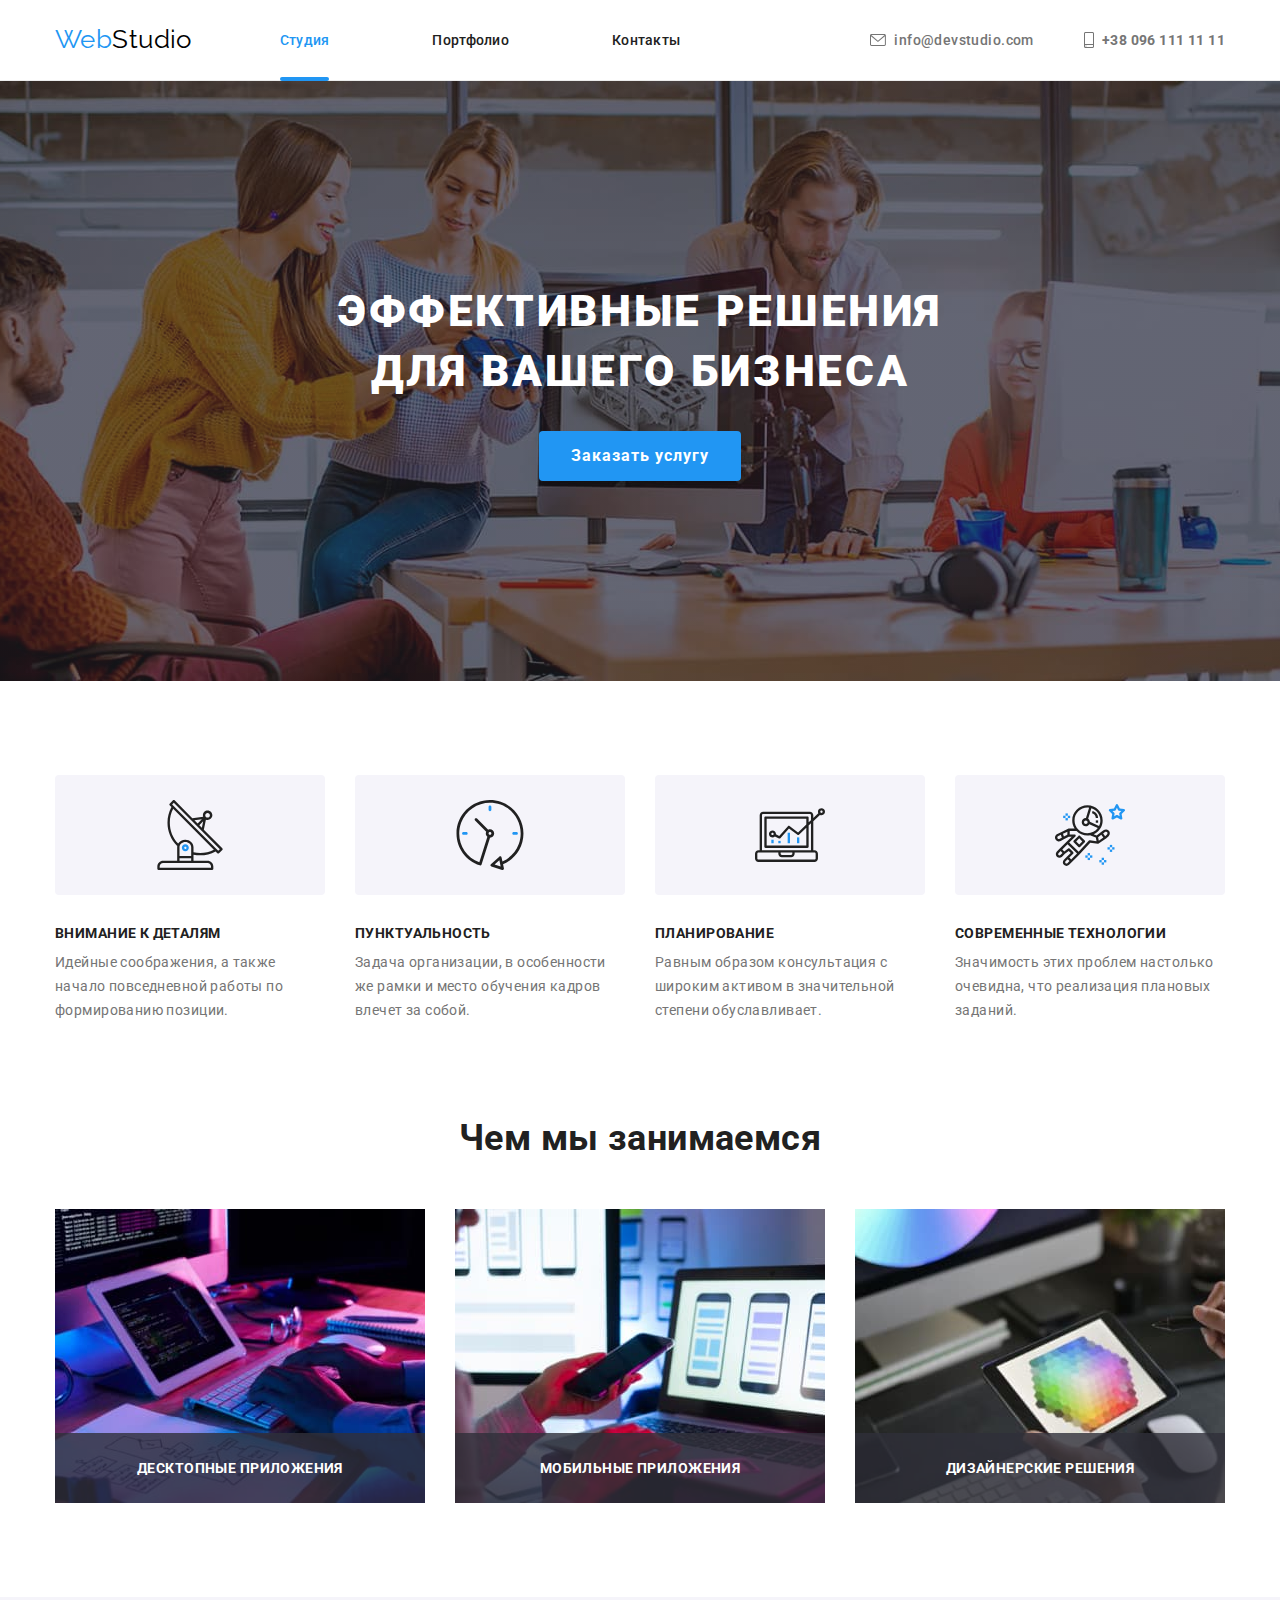
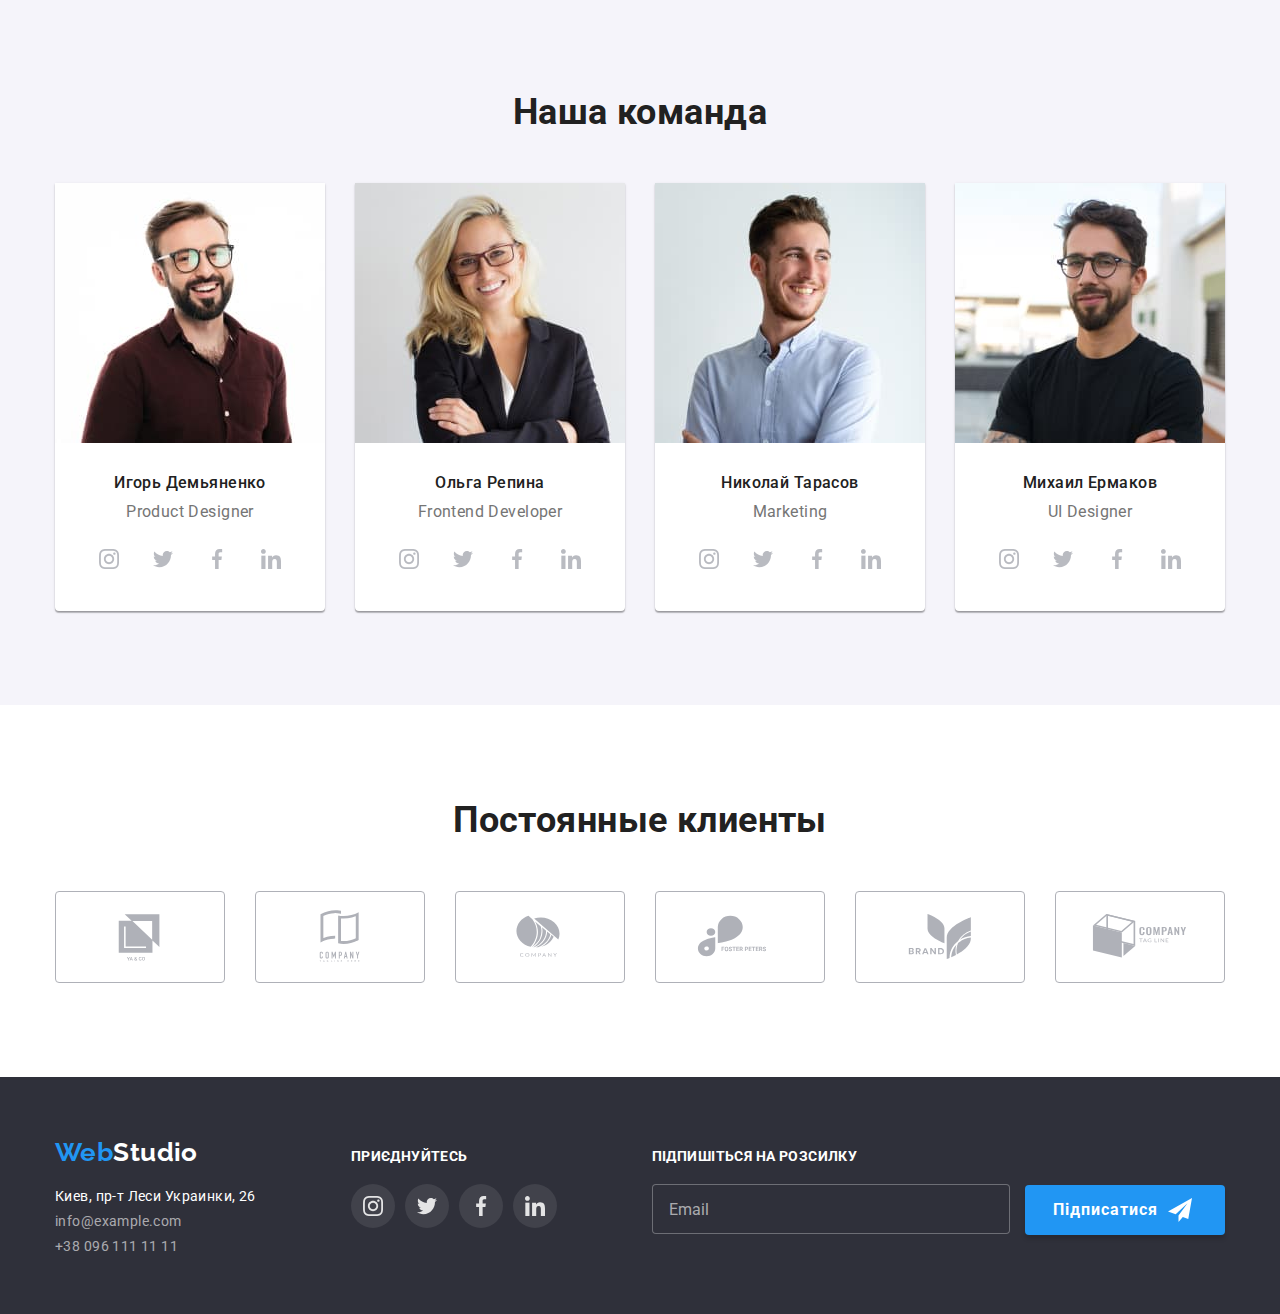
<file: index.html>
<!DOCTYPE html>
<html lang="en">
  <head>
    <meta charset="UTF-8" />
    <meta http-equiv="X-UA-Compatible" content="IE=edge" />
    <meta name="viewport" content="width=device-width, initial-scale=1.0" />
    <title>WebStudio</title>
    <link rel="preconnect" href="https://fonts.googleapis.com" />
    <link rel="preconnect" href="https://fonts.gstatic.com" crossorigin />
    <link
      href="https://fonts.googleapis.com/css2?family=Raleway:wght@700&family=Roboto:wght@400;500;700;900&display=swap"
      rel="stylesheet"
    />
    <link
      rel="stylesheet"
      href="https://cdn.jsdelivr.net/npm/modern-normalize@1.1.0/modern-normalize.min.css"
    />
    <link rel="stylesheet" href="./css/main.min.css" />
  </head>

  <body>
    <!-- Header -->
    <header class="page-header">
      <div class="container header-container">
        <nav class="page-nav">
          <a class="logo" href="./index.html"
            >Web<span class="logo-part-header">Studio</span></a
          >
          <!-- Навигация -->
          <ul class="menu">
            <li class="menu__item">
              <a class="menu__link current" href="./index.html">Студия</a>
            </li>
            <li class="menu__item">
              <a class="menu__link" href="./portfolio.html">Портфолио</a>
            </li>
            <li class="menu__item">
              <a class="menu__link" href="">Контакты</a>
            </li>
          </ul>
        </nav>
        <button type="button" class="mobile-menu-open" data-menu-open>
          <svg class="mobile-menu-open__icon" width="40" height="40">
            <use href="./images/icons.svg#burger"></use>
          </svg>
        </button>

        <!-- Контакты -->
        <ul class="contacts">
          <li class="email">
            <a class="mail" href="mailto:info@devstudio.com"
              >info@devstudio.com
              <svg class="mail-icon" width="16" height="12">
                <use href="./images/icons.svg#mail"></use>
              </svg>
            </a>
          </li>
          <li class="phone">
            <a class="phone-number" href="tel:+380961111111"
              >+38 096 111 11 11
              <svg class="phone-icon" width="10" height="16">
                <use href="./images/icons.svg#smartphone"></use>
              </svg>
            </a>
          </li>
        </ul>
      </div>
    </header>

    <!--Mobile menu-->
    <div class="mobile-menu" data-menu>
      <div class="container mobile-menu__container">
        <button type="button" class="mobile-menu__close-btn" data-menu-close>
          <svg class="burger" width="40" height="40">
            <use href="./images/icons.svg#close-modal"></use>
          </svg>
        </button>
        <ul class="mobile-menu__list">
          <li class="mobile-menu__item">
            <a
              class="mobile-menu__link mobile-menu__link_current"
              href="./index.html"
              >Студия</a
            >
          </li>
          <li class="mobile-menu__item">
            <a class="mobile-menu__link" href="./portfolio.html">Портфолио</a>
          </li>
          <li class="mobile-menu__item">
            <a class="mobile-menu__link" href="">Контакты</a>
          </li>
        </ul>
        <ul class="mobile-menu__contacts">
          <li class="mobile-menu__contacts__item">
            <a class="mobile-menu__phone" href="tel:+380961111111"
              >+38 096 111 11 11</a
            >
          </li>
          <li class="mobile-menu__contacts__item">
            <a class="mobile-menu__mail" href="mailto:info@devstudio.com"
              >info@devstudio.com</a
            >
          </li>
        </ul>
        <ul class="mobile-menu__social-list">
          <li class="mobile-menu__social-list__item">
            <a class="mobile-menu__social-list__link" href=""
              ><span lang="en">Instagram</span></a
            >
          </li>
          <li class="mobile-menu__social-list__item">
            <a class="mobile-menu__social-list__link" href=""
              ><span lang="en">Twitter</span></a
            >
          </li>
          <li class="mobile-menu__social-list__item">
            <a class="mobile-menu__social-list__link" href=""
              ><span lang="en">Facebook</span></a
            >
          </li>
          <li class="mobile-menu__social-list__item">
            <a class="mobile-menu__social-list__link" href=""
              ><span lang="en">LinkedIn</span></a
            >
          </li>
        </ul>
      </div>
    </div>
    <main>
      <!-- HERO -->
      <section class="hero section">
        <div class="container">
          <h1 class="hero-title">Эффективные решения для вашего бизнеса</h1>
          <button class="modal-btn" type="button" data-modal-open>
            Заказать услугу
          </button>
        </div>
      </section>

      <!-- Особенности -->
      <section class="futures section">
        <div class="container">
          <h2 class="futures-h visually-hidden">Наш подход к работе</h2>
          <ul class="futures-list">
            <li class="futures-section-item">
              <div class="futures-element">
                <svg class="futures-icon" width="70" height="70">
                  <use href="./images/icons.svg#antenna"></use>
                </svg>
              </div>
              <h3 class="future-title">Внимание к деталям</h3>
              <p class="future-text">
                Идейные соображения, а также начало повседневной работы по
                формированию позиции.
              </p>
            </li>
            <li class="futures-section-item">
              <div class="futures-element">
                <svg class="futures-icon" width="70" height="70">
                  <use href="./images/icons.svg#clock"></use>
                </svg>
              </div>
              <h3 class="future-title">Пунктуальность</h3>
              <p class="future-text">
                Задача организации, в особенности же рамки и место обучения
                кадров влечет за собой.
              </p>
            </li>
            <li class="futures-section-item">
              <div class="futures-element">
                <svg class="futures-icon" width="70" height="70">
                  <use href="./images/icons.svg#diagram"></use>
                </svg>
              </div>
              <h3 class="future-title">Планирование</h3>
              <p class="future-text">
                Равным образом консультация с широким активом в значительной
                степени обуславливает.
              </p>
            </li>
            <li class="futures-section-item">
              <div class="futures-element">
                <svg class="futures-icon" width="70" height="70">
                  <use href="./images/icons.svg#astronaut"></use>
                </svg>
              </div>
              <h3 class="future-title">Современные технологии</h3>
              <p class="future-text">
                Значимость этих проблем настолько очевидна, что реализация
                плановых заданий.
              </p>
            </li>
          </ul>
        </div>
      </section>

      <!-- Работы -->
      <section class="works section">
        <div class="container">
          <h2 class="section-title">Чем мы занимаемся</h2>
          <ul class="work-list">
            <li class="work-img">
              <div class="product-wrapper">
                <img
                  srcset="./images/work1.jpg 370w, images/work1@2x.jpg 740w"
                  src="./images/work1.jpg"
                  alt="Разработка сайтов"
                  sizes="370px"
                />
                <div class="work-title-wrapper">
                  <p class="work-title">Десктопные приложения</p>
                </div>
              </div>
            </li>
            <li class="work-img">
              <div class="product-wrapper">
                <img
                  srcset="./images/work2.jpg 370w, images/work2@2x.jpg 740w"
                  src="./images/work2.jpg"
                  alt="Мобильные приложения"
                  sizes="370px"
                />
                <div class="work-title-wrapper">
                  <p class="work-title">Мобильные приложения</p>
                </div>
              </div>
            </li>
            <li class="work-img">
              <div class="product-wrapper">
                <img
                  srcset="./images/work3.jpg 370w, images/work3@2x.jpg 740w"
                  src="./images/work3.jpg"
                  alt="Дизайнерские решения"
                  sizes="370px"
                />
                <div class="work-title-wrapper">
                  <p class="work-title">Дизайнерские решения</p>
                </div>
              </div>
            </li>
          </ul>
        </div>
      </section>

      <!-- Команда -->
      <section class="team section">
        <div class="container">
          <h2 class="section-title">Наша команда</h2>
          <ul class="team-peoples">
            <li class="team-member">
              <picture>
                <source
                  srcset="
                    ./images/employee1.jpg    1x,
                    ./images/employee1@2x.jpg 2x
                  "
                  media="(min-width: 1200px)"
                />

                <source
                  srcset="
                    ./images/employee1-tablet.jpg    1x,
                    ./images/employee1-tablet@2x.jpg 2x
                  "
                  media="(min-width: 768px)"
                />

                <source
                  srcset="
                    ./images/employee1-mobile.jpg    1x,
                    ./images/employee1-mobile@2x.jpg 2x
                  "
                  media="(max-width: 767px)"
                />
                <img
                  src="./images/employee1-mobile.jpg"
                  alt="Игорь Демьяненко"
                />
              </picture>

              <div class="team-people-info">
                <h3 class="team-name">Игорь Демьяненко</h3>
                <p class="team-position">Product Designer</p>
                <ul class="social-list">
                  <li class="social-list-item">
                    <a href="" class="social-list-link">
                      <svg class="social-list-icon" width="20" height="20">
                        <use href="./images/icons.svg#instagram"></use>
                      </svg>
                    </a>
                  </li>
                  <li class="social-list-item">
                    <a href="" class="social-list-link">
                      <svg class="social-list-icon" width="20" height="20">
                        <use href="./images/icons.svg#twitter"></use>
                      </svg>
                    </a>
                  </li>
                  <li class="social-list-item">
                    <a href="" class="social-list-link">
                      <svg class="social-list-icon" width="20" height="20">
                        <use href="./images/icons.svg#facebook"></use>
                      </svg>
                    </a>
                  </li>
                  <li class="social-list-item">
                    <a href="" class="social-list-link">
                      <svg class="social-list-icon" width="20" height="20">
                        <use href="./images/icons.svg#linkedin"></use>
                      </svg>
                    </a>
                  </li>
                </ul>
              </div>
            </li>
            <li class="team-member">
              <picture>
                <source
                  srcset="
                    ./images/employee2.jpg    1x,
                    ./images/employee2@2x.jpg 2x
                  "
                  media="(min-width: 1200px)"
                />

                <source
                  srcset="
                    ./images/employee2-tablet.jpg    1x,
                    ./images/employee2-tablet@2x.jpg 2x
                  "
                  media="(min-width: 768px)"
                />

                <source
                  srcset="
                    ./images/employee2-mobile.jpg    1x,
                    ./images/employee2-mobile@2x.jpg 2x
                  "
                  media="(max-width: 767px)"
                />

                <img src="./images/employee2-mobile.jpg" alt="Ольга Репина" />
              </picture>

              <div class="team-people-info">
                <h3 class="team-name">Ольга Репина</h3>
                <p class="team-position">Frontend Developer</p>
                <ul class="social-list">
                  <li class="social-list-item">
                    <a href="" class="social-list-link">
                      <svg class="social-list-icon" width="20" height="20">
                        <use href="./images/icons.svg#instagram"></use>
                      </svg>
                    </a>
                  </li>
                  <li class="social-list-item">
                    <a href="" class="social-list-link">
                      <svg class="social-list-icon" width="20" height="20">
                        <use href="./images/icons.svg#twitter"></use>
                      </svg>
                    </a>
                  </li>
                  <li class="social-list-item">
                    <a href="" class="social-list-link">
                      <svg class="social-list-icon" width="20" height="20">
                        <use href="./images/icons.svg#facebook"></use>
                      </svg>
                    </a>
                  </li>
                  <li class="social-list-item">
                    <a href="" class="social-list-link">
                      <svg class="social-list-icon" width="20" height="20">
                        <use href="./images/icons.svg#linkedin"></use>
                      </svg>
                    </a>
                  </li>
                </ul>
              </div>
            </li>
            <li class="team-member">
              <picture>
                <source
                  srcset="
                    ./images/employee3.jpg    1x,
                    ./images/employee3@2x.jpg 2x
                  "
                  media="(min-width: 1200px)"
                />

                <source
                  srcset="
                    ./images/employee3-tablet.jpg    1x,
                    ./images/employee3-tablet@2x.jpg 2x
                  "
                  media="(min-width: 768px)"
                />

                <source
                  srcset="
                    ./images/employee3-mobile.jpg    1x,
                    ./images/employee3-mobile@2x.jpg 2x
                  "
                  media="(max-width: 767px)"
                />

                <img
                  src="./images/employee3-mobile.jpg"
                  alt="Николай Тарасов"
                />
              </picture>
              <div class="team-people-info">
                <h3 class="team-name">Николай Тарасов</h3>
                <p class="team-position">Marketing</p>
                <ul class="social-list">
                  <li class="social-list-item">
                    <a href="" class="social-list-link">
                      <svg class="social-list-icon" width="20" height="20">
                        <use href="./images/icons.svg#instagram"></use>
                      </svg>
                    </a>
                  </li>
                  <li class="social-list-item">
                    <a href="" class="social-list-link">
                      <svg class="social-list-icon" width="20" height="20">
                        <use href="./images/icons.svg#twitter"></use>
                      </svg>
                    </a>
                  </li>
                  <li class="social-list-item">
                    <a href="" class="social-list-link">
                      <svg class="social-list-icon" width="20" height="20">
                        <use href="./images/icons.svg#facebook"></use>
                      </svg>
                    </a>
                  </li>
                  <li class="social-list-item">
                    <a href="" class="social-list-link">
                      <svg class="social-list-icon" width="20" height="20">
                        <use href="./images/icons.svg#linkedin"></use>
                      </svg>
                    </a>
                  </li>
                </ul>
              </div>
            </li>
            <li class="team-member">
              <picture>
                <source
                  srcset="
                    ./images/employee4.jpg    1x,
                    ./images/employee4@2x.jpg 2x
                  "
                  media="(min-width: 1200px)"
                />

                <source
                  srcset="
                    ./images/employee4-tablet.jpg    1x,
                    ./images/employee4-tablet@2x.jpg 2x
                  "
                  media="(min-width: 768px)"
                />

                <source
                  srcset="
                    ./images/employee4-mobile.jpg    1x,
                    ./images/employee4-mobile@2x.jpg 2x
                  "
                  media="(max-width: 767px)"
                />

                <img src="./images/employee4-mobile.jpg" alt="Михаил Ермаков" />
              </picture>
              <div class="team-people-info">
                <h3 class="team-name">Михаил Ермаков</h3>
                <p class="team-position">UI Designer</p>
                <ul class="social-list">
                  <li class="social-list-item">
                    <a href="" class="social-list-link">
                      <svg class="social-list-icon" width="20" height="20">
                        <use href="./images/icons.svg#instagram"></use>
                      </svg>
                    </a>
                  </li>
                  <li class="social-list-item">
                    <a href="" class="social-list-link">
                      <svg class="social-list-icon" width="20" height="20">
                        <use href="./images/icons.svg#twitter"></use>
                      </svg>
                    </a>
                  </li>
                  <li class="social-list-item">
                    <a href="" class="social-list-link">
                      <svg class="social-list-icon" width="20" height="20">
                        <use href="./images/icons.svg#facebook"></use>
                      </svg>
                    </a>
                  </li>
                  <li class="social-list-item">
                    <a href="" class="social-list-link">
                      <svg class="social-list-icon" width="20" height="20">
                        <use href="./images/icons.svg#linkedin"></use>
                      </svg>
                    </a>
                  </li>
                </ul>
              </div>
            </li>
          </ul>
        </div>
      </section>

      <!-- Regular Customers -->
      <section class="regular-customers section">
        <div class="container">
          <h2 class="section-title">Постоянные клиенты</h2>
          <ul class="customers-list">
            <li class="customers-list-item">
              <a href="" class="customers-list-link">
                <svg class="customers-list-icon" width="106" height="60">
                  <use href="./images/icons.svg#Logo"></use>
                </svg>
              </a>
            </li>
            <li class="customers-list-item">
              <a href="" class="customers-list-link">
                <svg class="customers-list-icon" width="106" height="60">
                  <use href="./images/icons.svg#Logo-1"></use>
                </svg>
              </a>
            </li>
            <li class="customers-list-item">
              <a href="" class="customers-list-link">
                <svg class="customers-list-icon" width="106" height="60">
                  <use href="./images/icons.svg#Logo-2"></use>
                </svg>
              </a>
            </li>
            <li class="customers-list-item">
              <a href="" class="customers-list-link">
                <svg class="customers-list-icon" width="106" height="60">
                  <use href="./images/icons.svg#Logo-3"></use>
                </svg>
              </a>
            </li>
            <li class="customers-list-item">
              <a href="" class="customers-list-link">
                <svg class="customers-list-icon" width="106" height="60">
                  <use href="./images/icons.svg#Logo-4"></use>
                </svg>
              </a>
            </li>
            <li class="customers-list-item">
              <a href="" class="customers-list-link">
                <svg class="customers-list-icon" width="106" height="60">
                  <use href="./images/icons.svg#Logo-5"></use>
                </svg>
              </a>
            </li>
          </ul>
        </div>
      </section>
    </main>

    <!-- Footer -->
    <footer class="footer">
      <div class="footer-info container">
        <div class="footer-left-side">
          <a class="logo-footer" href="./index.html"
            >Web<span class="logo-part-footer">Studio</span></a
          >

          <ul class="contacts-footer">
            <li class="footer-adress">
              <a class="post-address" href="">Киев, пр-т Леси Украинки, 26</a>
            </li>
            <li class="footer-adress">
              <a class="mail-footer" href="mailto:info@example.com"
                >info@example.com</a
              >
            </li>
            <li>
              <a class="phone-number-footer" href="tel:+380961111111"
                >+38 096 111 11 11</a
              >
            </li>
          </ul>
        </div>
        <div class="footer-right-side">
          <p class="invitation">приєднуйтесь</p>
          <ul class="social-list-footer">
            <li class="footer-social-item">
              <a href="" class="footer-social-link">
                <svg class="footer-social-icon" width="20" height="20">
                  <use href="./images/icons.svg#instagram"></use>
                </svg>
              </a>
            </li>
            <li class="footer-social-item">
              <a href="" class="footer-social-link">
                <svg class="footer-social-icon" width="20" height="20">
                  <use href="./images/icons.svg#twitter"></use>
                </svg>
              </a>
            </li>
            <li class="footer-social-item">
              <a href="" class="footer-social-link">
                <svg class="footer-social-icon" width="20" height="20">
                  <use href="./images/icons.svg#facebook"></use>
                </svg>
              </a>
            </li>
            <li class="footer-social-item">
              <a href="" class="footer-social-link">
                <svg class="footer-social-icon" width="20" height="20">
                  <use href="./images/icons.svg#linkedin"></use>
                </svg>
              </a>
            </li>
          </ul>
        </div>

        <!-- FOOTER-FORM -->
        <div class="footer-form">
          <p class="invitation">Підпишіться на розсилку</p>
          <form class="modal-form-footer">
            <label class="modal-form-field-footer">
              <input
                type="email"
                name="user_mail"
                class="modal-form-mail"
                placeholder="Email"
              />
            </label>
            <button type="submit" class="footer-button">
              Підписатися
              <svg class="send-mail-icon" width="24" height="24">
                <use href="./images/icons.svg#icon-send"></use>
              </svg>
            </button>
          </form>
        </div>
      </div>
    </footer>

    <!--Modal Window-->
    <div class="backdrop is-hidden" data-modal>
      <div class="modal">
        <button type="button" class="modal-close-btn" data-modal-close>
          <svg class="modal-close-btn-icon" width="18" height="18">
            <use href="./images/icons.svg#close-modal"></use>
          </svg>
        </button>
        <p class="form-title">Залиште свої дані, ми вам передзвонимо</p>
        <!--Modal FORM-->
        <form class="modal-form">
          <label class="modal-form-field">
            <span class="modal-form-input-desc">Ім'я</span>
            <span class="modal-form-input-wrapper">
              <input
                type="text"
                name="user_name"
                class="modal-form-input"
                required
                pattern="^[a-zA-Zа-яА-Я]+$"
                minlength="2"
              />
              <svg class="modal-form-input-icon">
                <use href="./images/icons.svg#icon-name"></use>
              </svg>
            </span>
          </label>
          <label class="modal-form-field">
            <span class="modal-form-input-desc">Телефон</span>
            <span class="modal-form-input-wrapper">
              <input
                type="tel"
                name="user_phone"
                class="modal-form-input"
                required
                pattern="[0-9]{3}-[0-9]{3}-[0-9]{2}-[0-9]{2}"
                title="xxx-xxx-xx-xx"
              />
              <svg class="modal-form-input-icon">
                <use href="./images/icons.svg#icon-phone"></use>
              </svg>
            </span>
          </label>
          <label class="modal-form-field">
            <span class="modal-form-input-desc">Пошта</span>
            <span class="modal-form-input-wrapper">
              <input
                type="email"
                name="user_mail"
                class="modal-form-input"
                required
              />
              <svg class="modal-form-input-icon">
                <use href="./images/icons.svg#icon-email"></use>
              </svg>
            </span>
          </label>
          <label class="modal-form-field-text">
            <span class="modal-form-input-desc">Коментар</span>
            <textarea
              name="user_message"
              class="modal-form-message"
              placeholder="Введіть текст"
            ></textarea>
          </label>
          <input
            id="user-policy"
            type="checkbox"
            name="user_policy"
            class="modal-form-chek visually-hidden"
          />
          <label for="user-policy" class="modal-form-chek-desc">
            Погоджуюся з розсилкою та приймаю&nbsp;<a href="">Умови договору</a>
          </label>
          <button type="submit" class="modal-form-submit">Відправити</button>
        </form>
      </div>
    </div>

    <script src="./js/mobile-menu.js"></script>
    <script src="./js/modal.js"></script>
  </body>
</html>
</file>
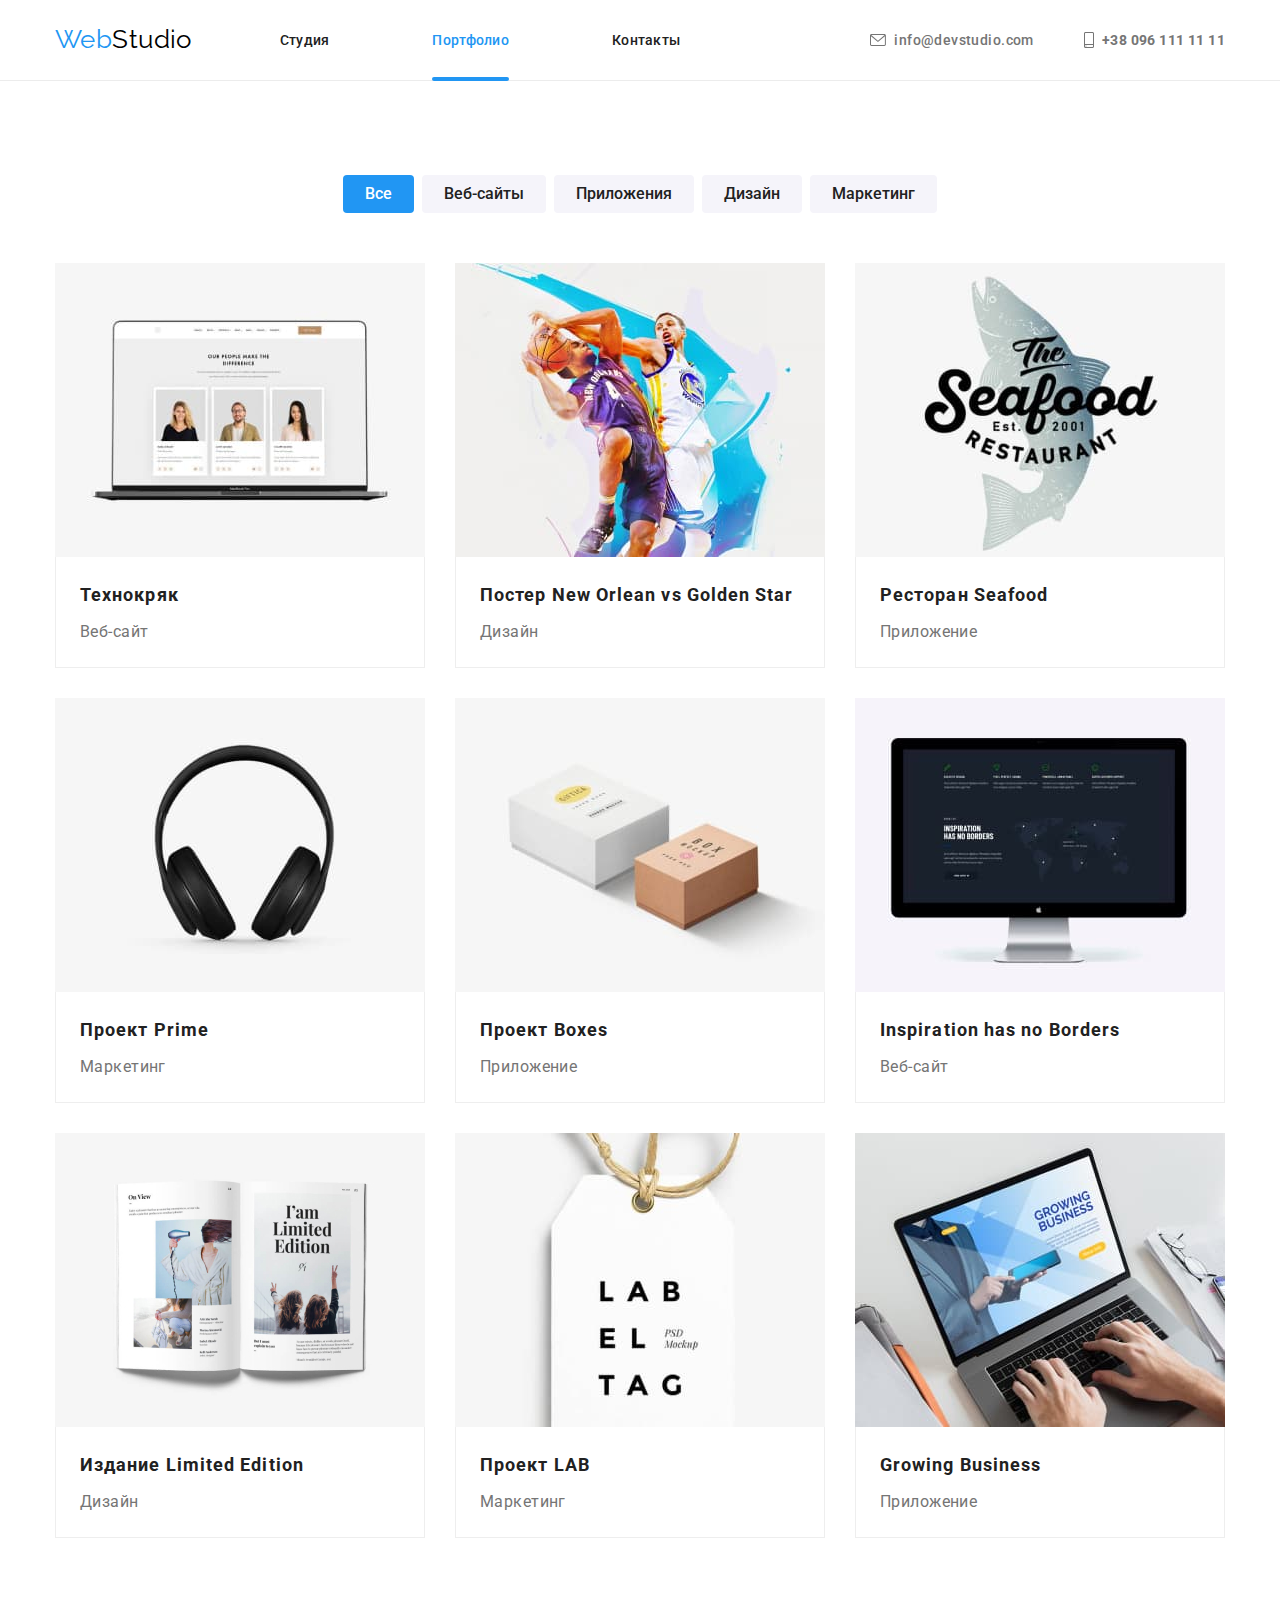
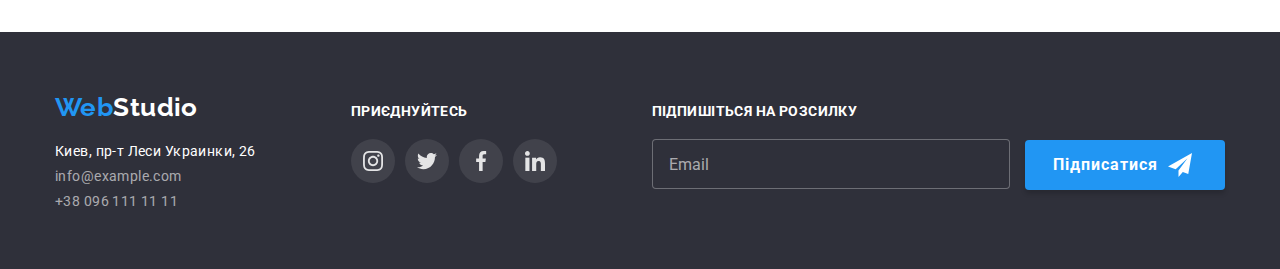
<file: portfolio.html>
<!DOCTYPE html>
<html lang="en">
  <head>
    <meta charset="UTF-8" />
    <meta http-equiv="X-UA-Compatible" content="IE=edge" />
    <meta name="viewport" content="width=device-width, initial-scale=1.0" />
    <title>Portfolio</title>
    <link rel="preconnect" href="https://fonts.googleapis.com" />
    <link rel="preconnect" href="https://fonts.gstatic.com" crossorigin />
    <link
      href="https://fonts.googleapis.com/css2?family=Raleway:wght@700&family=Roboto:wght@400;500;700;900&display=swap"
      rel="stylesheet"
    />
    <link
      rel="stylesheet"
      href="https://cdn.jsdelivr.net/npm/modern-normalize@1.1.0/modern-normalize.min.css"
    />
    <link rel="stylesheet" href="./css/main.min.css" />
  </head>
  <body>
    <!-- Header -->
    <header class="page-header">
      <div class="container header-container">
        <nav class="page-nav">
          <a class="logo" href="./index.html"
            >Web<span class="logo-part-header">Studio</span></a
          >
          <!-- Навигация -->
          <ul class="menu">
            <li class="menu__item">
              <a class="menu__link" href="./index.html">Студия</a>
            </li>
            <li class="menu__item">
              <a class="menu__link current" href="./portfolio.html"
                >Портфолио</a
              >
            </li>
            <li class="menu__item">
              <a class="menu__link" href="">Контакты</a>
            </li>
          </ul>
        </nav>
        <button type="button" class="mobile-menu-open" data-menu-open>
          <svg class="mobile-menu-open__icon" width="40" height="40">
            <use href="./images/icons.svg#burger"></use>
          </svg>
        </button>

        <!-- Контакты -->
        <ul class="contacts">
          <li class="email">
            <a class="mail" href="mailto:info@devstudio.com"
              >info@devstudio.com
              <svg class="mail-icon" width="16" height="12">
                <use href="./images/icons.svg#mail"></use>
              </svg>
            </a>
          </li>
          <li class="phone">
            <a class="phone-number" href="tel:+380961111111"
              >+38 096 111 11 11
              <svg class="phone-icon" width="10" height="16">
                <use href="./images/icons.svg#smartphone"></use>
              </svg>
            </a>
          </li>
        </ul>
      </div>
    </header>

    <!--Mobile menu-->
    <div class="mobile-menu" data-menu>
      <div class="container mobile-menu__container">
        <button type="button" class="mobile-menu__close-btn" data-menu-close>
          <svg class="burger" width="40" height="40">
            <use href="./images/icons.svg#close-modal"></use>
          </svg>
        </button>
        <ul class="mobile-menu__list">
          <li class="mobile-menu__item">
            <a class="mobile-menu__link" href="./index.html">Студия</a>
          </li>
          <li class="mobile-menu__item">
            <a
              class="mobile-menu__link mobile-menu__link_current"
              href="./portfolio.html"
              >Портфолио</a
            >
          </li>
          <li class="mobile-menu__item">
            <a class="mobile-menu__link" href="">Контакты</a>
          </li>
        </ul>
        <ul class="mobile-menu__contacts">
          <li class="mobile-menu__contacts__item">
            <a class="mobile-menu__phone" href="tel:+380961111111"
              >+38 096 111 11 11</a
            >
          </li>
          <li class="mobile-menu__contacts__item">
            <a class="mobile-menu__mail" href="mailto:info@devstudio.com"
              >info@devstudio.com</a
            >
          </li>
        </ul>
        <ul class="mobile-menu__social-list">
          <li class="mobile-menu__social-list__item">
            <a class="mobile-menu__social-list__link" href=""
              ><span lang="en">Instagram</span></a
            >
          </li>
          <li class="mobile-menu__social-list__item">
            <a class="mobile-menu__social-list__link" href=""
              ><span lang="en">Twitter</span></a
            >
          </li>
          <li class="mobile-menu__social-list__item">
            <a class="mobile-menu__social-list__link" href=""
              ><span lang="en">Facebook</span></a
            >
          </li>
          <li class="mobile-menu__social-list__item">
            <a class="mobile-menu__social-list__link" href=""
              ><span lang="en">LinkedIn</span></a
            >
          </li>
        </ul>
      </div>
    </div>
    <main>
      <!-- Кнопки фільтрації -->
      <section class="projects section">
        <div class="container">
          <h1 class="visually-hidden">Наши работы</h1>
          <ul class="filter-button">
            <li>
              <button class="filter-btn active" type="button">Все</button>
            </li>
            <li><button class="filter-btn" type="button">Веб-сайты</button></li>
            <li>
              <button class="filter-btn" type="button">Приложения</button>
            </li>
            <li><button class="filter-btn" type="button">Дизайн</button></li>
            <li><button class="filter-btn" type="button">Маркетинг</button></li>
          </ul>

          <!-- Проекти студії -->
          <ul class="all-projects">
            <li class="project-card">
              <a href="" class="project-card-link">
                <div class="project-card-img-wrapper">
                  <picture>
                    <source
                      srcset="
                        ./images/portfolio/website-technoquack.jpg    1x,
                        ./images/portfolio/website-technoquack@2x.jpg 2x
                      "
                      media="(min-width: 1200px)"
                    />

                    <source
                      srcset="
                        ./images/portfolio/website-technoquack-tablet.jpg    1x,
                        ./images/portfolio/website-technoquack-tablet@2x.jpg 2x
                      "
                      media="(min-width: 768px)"
                    />

                    <source
                      srcset="
                        ./images/portfolio/website-technoquack-mobile.jpg    1x,
                        ./images/portfolio/website-technoquack-mobile@2x.jpg 2x
                      "
                      media="(max-width: 767px)"
                    />

                    <img
                      src="./images/portfolio/website-technoquack-mobile.jpg"
                      alt="Веб сайт Технокряк"
                    />
                  </picture>

                  <p class="overlay">
                    Ресурс пропонує комплексні пропозиції з різним рівнем
                    функціоналу та сервісів. Все це дозволить відвідувачу
                    отримати вичерпні відомості про компанію чи приватну особу.
                  </p>
                </div>

                <div class="project-card-title">
                  <h2 class="project-title">Технокряк</h2>
                  <p class="project-description">Веб-сайт</p>
                </div>
              </a>
            </li>

            <li class="project-card">
              <a href="" class="project-card-link">
                <div class="project-card-img-wrapper">
                  <picture>
                    <source
                      srcset="
                        ./images/portfolio/design-neworlean.jpg    1x,
                        ./images/portfolio/design-neworlean@2x.jpg 2x
                      "
                      media="(min-width: 1200px)"
                    />

                    <source
                      srcset="
                        ./images/portfolio/design-neworlean-tablet.jpg    1x,
                        ./images/portfolio/design-neworlean-tablet@2x.jpg 2x
                      "
                      media="(min-width: 768px)"
                    />

                    <source
                      srcset="
                        ./images/portfolio/design-neworlean-mobile.jpg    1x,
                        ./images/portfolio/design-neworlean-mobile@2x.jpg 2x
                      "
                      media="(max-width: 767px)"
                    />

                    <img
                      src="./images/portfolio/design-neworlean-mobile.jpg"
                      alt="Дизайн постера"
                    />
                  </picture>

                  <p class="overlay">
                    Ресурс пропонує комплексні пропозиції з різним рівнем
                    функціоналу та сервісів. Все це дозволить відвідувачу
                    отримати вичерпні відомості про компанію чи приватну особу.
                  </p>
                </div>
                <div class="project-card-title">
                  <h2 class="project-title">
                    Постер New Orlean vs Golden Star
                  </h2>
                  <p class="project-description">Дизайн</p>
                </div>
              </a>
            </li>
            <li class="project-card">
              <a href="" class="project-card-link">
                <div class="project-card-img-wrapper">
                  <picture>
                    <source
                      srcset="
                        ./images/portfolio/application-seafood.jpg    1x,
                        ./images/portfolio/application-seafood@2x.jpg 2x
                      "
                      media="(min-width: 1200px)"
                    />

                    <source
                      srcset="
                        ./images/portfolio/application-seafood-tablet.jpg    1x,
                        ./images/portfolio/application-seafood-tablet@2x.jpg 2x
                      "
                      media="(min-width: 768px)"
                    />

                    <source
                      srcset="
                        ./images/portfolio/application-seafood-mobile.jpg    1x,
                        ./images/portfolio/application-seafood-mobile@2x.jpg 2x
                      "
                      media="(max-width: 767px)"
                    />

                    <img
                      src="./images/portfolio/application-seafood-mobile.jpg"
                      alt="Приложение для ресторана"
                    />
                  </picture>

                  <p class="overlay">
                    Ресурс пропонує комплексні пропозиції з різним рівнем
                    функціоналу та сервісів. Все це дозволить відвідувачу
                    отримати вичерпні відомості про компанію чи приватну особу.
                  </p>
                </div>
                <div class="project-card-title">
                  <h2 class="project-title">Ресторан Seafood</h2>
                  <p class="project-description">Приложение</p>
                </div>
              </a>
            </li>
            <li class="project-card">
              <a href="" class="project-card-link">
                <div class="project-card-img-wrapper">
                  <picture>
                    <source
                      srcset="
                        ./images/portfolio/marketing-prime.jpg    1x,
                        ./images/portfolio/marketing-prime@2x.jpg 2x
                      "
                      media="(min-width: 1200px)"
                    />

                    <source
                      srcset="
                        ./images/portfolio/marketing-prime-tablet.jpg    1x,
                        ./images/portfolio/marketing-prime-tablet@2x.jpg 2x
                      "
                      media="(min-width: 768px)"
                    />

                    <source
                      srcset="
                        ./images/portfolio/marketing-prime-mobile.jpg    1x,
                        ./images/portfolio/marketing-prime-mobile@2x.jpg 2x
                      "
                      media="(max-width: 767px)"
                    />

                    <img
                      src="./images/portfolio/marketing-prime-mobile.jpg"
                      alt="Проект Prime"
                    />
                  </picture>

                  <p class="overlay">
                    Ресурс пропонує комплексні пропозиції з різним рівнем
                    функціоналу та сервісів. Все це дозволить відвідувачу
                    отримати вичерпні відомості про компанію чи приватну особу.
                  </p>
                </div>
                <div class="project-card-title">
                  <h2 class="project-title">Проект Prime</h2>
                  <p class="project-description">Маркетинг</p>
                </div>
              </a>
            </li>
            <li class="project-card">
              <a href="" class="project-card-link">
                <div class="project-card-img-wrapper">
                  <picture>
                    <source
                      srcset="
                        ./images/portfolio/application-boxes.jpg    1x,
                        ./images/portfolio/application-boxes@2x.jpg 2x
                      "
                      media="(min-width: 1200px)"
                    />

                    <source
                      srcset="
                        ./images/portfolio/application-boxes-tablet.jpg    1x,
                        ./images/portfolio/application-boxes-tablet@2x.jpg 2x
                      "
                      media="(min-width: 768px)"
                    />

                    <source
                      srcset="
                        ./images/portfolio/application-boxes-mobile.jpg    1x,
                        ./images/portfolio/application-boxes-mobile@2x.jpg 2x
                      "
                      media="(max-width: 767px)"
                    />

                    <img
                      src="./images/portfolio/application-boxes-mobile.jpg"
                      alt="Проект Boxes"
                    />
                  </picture>

                  <p class="overlay">
                    Ресурс пропонує комплексні пропозиції з різним рівнем
                    функціоналу та сервісів. Все це дозволить відвідувачу
                    отримати вичерпні відомості про компанію чи приватну особу.
                  </p>
                </div>
                <div class="project-card-title">
                  <h2 class="project-title">Проект Boxes</h2>
                  <p class="project-description">Приложение</p>
                </div>
              </a>
            </li>
            <li class="project-card">
              <a href="" class="project-card-link">
                <div class="project-card-img-wrapper">
                  <picture>
                    <source
                      srcset="
                        ./images/portfolio/website-inspiration.jpg    1x,
                        ./images/portfolio/website-inspiration@2x.jpg 2x
                      "
                      media="(min-width: 1200px)"
                    />

                    <source
                      srcset="
                        ./images/portfolio/website-inspiration-tablet.jpg    1x,
                        ./images/portfolio/website-inspiration-tablet@2x.jpg 2x
                      "
                      media="(min-width: 768px)"
                    />

                    <source
                      srcset="
                        ./images/portfolio/website-inspiration-mobile.jpg    1x,
                        ./images/portfolio/website-inspiration-mobile@2x.jpg 2x
                      "
                      media="(max-width: 767px)"
                    />

                    <img
                      src="./images/portfolio/website-inspiration-mobile.jpg"
                      alt="Веб-сайт Inspiration has no Borders"
                    />
                  </picture>

                  <p class="overlay">
                    Ресурс пропонує комплексні пропозиції з різним рівнем
                    функціоналу та сервісів. Все це дозволить відвідувачу
                    отримати вичерпні відомості про компанію чи приватну особу.
                  </p>
                </div>
                <div class="project-card-title">
                  <h2 class="project-title">Inspiration has no Borders</h2>
                  <p class="project-description">Веб-сайт</p>
                </div>
              </a>
            </li>
            <li class="project-card">
              <a href="" class="project-card-link">
                <div class="project-card-img-wrapper">
                  <picture>
                    <source
                      srcset="
                        ./images/portfolio/design-limited.jpg    1x,
                        ./images/portfolio/design-limited@2x.jpg 2x
                      "
                      media="(min-width: 1200px)"
                    />

                    <source
                      srcset="
                        ./images/portfolio/design-limited-tablet.jpg    1x,
                        ./images/portfolio/design-limited-tablet@2x.jpg 2x
                      "
                      media="(min-width: 768px)"
                    />

                    <source
                      srcset="
                        ./images/portfolio/design-limited-mobile.jpg    1x,
                        ./images/portfolio/design-limited-mobile@2x.jpg 2x
                      "
                      media="(max-width: 767px)"
                    />

                    <img
                      src="./images/portfolio/design-limited-mobile.jpg"
                      alt="Дизайн издания"
                    />
                  </picture>

                  <p class="overlay">
                    Ресурс пропонує комплексні пропозиції з різним рівнем
                    функціоналу та сервісів. Все це дозволить відвідувачу
                    отримати вичерпні відомості про компанію чи приватну особу.
                  </p>
                </div>
                <div class="project-card-title">
                  <h2 class="project-title">Издание Limited Edition</h2>
                  <p class="project-description">Дизайн</p>
                </div>
              </a>
            </li>
            <li class="project-card">
              <a href="" class="project-card-link">
                <div class="project-card-img-wrapper">
                  <picture>
                    <source
                      srcset="
                        ./images/portfolio/marketing-lab.jpg    1x,
                        ./images/portfolio/marketing-lab@2x.jpg 2x
                      "
                      media="(min-width: 1200px)"
                    />

                    <source
                      srcset="
                        ./images/portfolio/marketing-lab-tablet.jpg    1x,
                        ./images/portfolio/marketing-lab-tablet@2x.jpg 2x
                      "
                      media="(min-width: 768px)"
                    />

                    <source
                      srcset="
                        ./images/portfolio/marketing-lab-mobile.jpg    1x,
                        ./images/portfolio/marketing-lab-mobile@2x.jpg 2x
                      "
                      media="(max-width: 767px)"
                    />

                    <img
                      src="./images/portfolio/marketing-lab-mobile.jpg"
                      alt="Проект LAB"
                    />
                  </picture>

                  <p class="overlay">
                    Ресурс пропонує комплексні пропозиції з різним рівнем
                    функціоналу та сервісів. Все це дозволить відвідувачу
                    отримати вичерпні відомості про компанію чи приватну особу.
                  </p>
                </div>
                <div class="project-card-title">
                  <h2 class="project-title">Проект LAB</h2>
                  <p class="project-description">Маркетинг</p>
                </div>
              </a>
            </li>
            <li class="project-card">
              <a href="" class="project-card-link">
                <div class="project-card-img-wrapper">
                  <picture>
                    <source
                      srcset="
                        ./images/portfolio/application-growing.jpg    1x,
                        ./images/portfolio/application-growing@2x.jpg 2x
                      "
                      media="(min-width: 1200px)"
                    />

                    <source
                      srcset="
                        ./images/portfolio/application-growing-tablet.jpg    1x,
                        ./images/portfolio/application-growing-tablet@2x.jpg 2x
                      "
                      media="(min-width: 768px)"
                    />

                    <source
                      srcset="
                        ./images/portfolio/application-growing-mobile.jpg    1x,
                        ./images/portfolio/application-growing-mobile@2x.jpg 2x
                      "
                      media="(max-width: 767px)"
                    />

                    <img
                      src="./images/portfolio/application-growing-mobile.jpg"
                      alt="Приложение для бизнеса"
                    />
                  </picture>

                  <p class="overlay">
                    Ресурс пропонує комплексні пропозиції з різним рівнем
                    функціоналу та сервісів. Все це дозволить відвідувачу
                    отримати вичерпні відомості про компанію чи приватну особу.
                  </p>
                </div>
                <div class="project-card-title">
                  <h2 class="project-title">Growing Business</h2>
                  <p class="project-description">Приложение</p>
                </div>
              </a>
            </li>
          </ul>
        </div>
      </section>
    </main>

    <!-- Footer -->
    <footer class="footer">
      <div class="footer-info container">
        <div class="footer-left-side">
          <a class="logo-footer" href="./index.html"
            >Web<span class="logo-part-footer">Studio</span></a
          >

          <ul class="contacts-footer">
            <li class="footer-adress">
              <a class="post-address" href="">Киев, пр-т Леси Украинки, 26</a>
            </li>
            <li class="footer-adress">
              <a class="mail-footer" href="mailto:info@example.com"
                >info@example.com</a
              >
            </li>
            <li>
              <a class="phone-number-footer" href="tel:+380961111111"
                >+38 096 111 11 11</a
              >
            </li>
          </ul>
        </div>
        <div class="footer-right-side">
          <p class="invitation">приєднуйтесь</p>
          <ul class="social-list-footer">
            <li class="footer-social-item">
              <a href="" class="footer-social-link">
                <svg class="footer-social-icon" width="20" height="20">
                  <use href="./images/icons.svg#instagram"></use>
                </svg>
              </a>
            </li>
            <li class="footer-social-item">
              <a href="" class="footer-social-link">
                <svg class="footer-social-icon" width="20" height="20">
                  <use href="./images/icons.svg#twitter"></use>
                </svg>
              </a>
            </li>
            <li class="footer-social-item">
              <a href="" class="footer-social-link">
                <svg class="footer-social-icon" width="20" height="20">
                  <use href="./images/icons.svg#facebook"></use>
                </svg>
              </a>
            </li>
            <li class="footer-social-item">
              <a href="" class="footer-social-link">
                <svg class="footer-social-icon" width="20" height="20">
                  <use href="./images/icons.svg#linkedin"></use>
                </svg>
              </a>
            </li>
          </ul>
        </div>

        <!-- FOOTER-FORM -->
        <div class="footer-form">
          <p class="invitation">Підпишіться на розсилку</p>
          <form class="modal-form-footer">
            <label class="modal-form-field-footer">
              <input
                type="email"
                name="user_mail"
                class="modal-form-mail"
                placeholder="Email"
              />
            </label>
            <button type="submit" class="footer-button">
              Підписатися
              <svg class="send-mail-icon" width="24" height="24">
                <use href="./images/icons.svg#icon-send"></use>
              </svg>
            </button>
          </form>
        </div>
      </div>
    </footer>

    <script src="./js/mobile-menu.js"></script>
  </body>
</html>
</file>
<file: css/main.min.css>
:root{--primary-font: "Roboto", sans-serif;--secondary-font: "Raleway", sans-serif;--primary-text-color: #212121;--secondary-text-color: #757575;--accent-color: #2196f3;--white-color: #ffffff;--black-color: #000000;--background-color: #f5f4fa;--icons-color: #afb1b8;--transition: 250ms cubic-bezier(0.4, 0, 0.2, 1)}body{font-family:"Roboto",sans-serif;color:#212121;font-size:14px;letter-spacing:.03em}h1,h2,h3,h4,p{margin-top:0;margin-bottom:0}a{text-decoration:none}ul{list-style:none;margin-top:0;margin-bottom:0;padding-left:0}img{display:block}button{cursor:pointer}.section{padding-top:60px;padding-bottom:60px}@media screen and (min-width: 1200px){.section{padding-top:94px;padding-bottom:94px}}.section-title{font-size:36px;line-height:1.17;text-align:center;color:var(--primary-text-color);margin-bottom:50px}.visually-hidden{position:absolute;white-space:nowrap;width:1px;height:1px;overflow:hidden;border:0;padding:0;clip:rect(0 0 0 0);clip-path:inset(50%);margin:-1px}.customers-list-link,.hero-title,.social-list-link,.phone-number,.mail,.footer-social-link{display:flex;justify-content:center;align-items:center}body{font-family:"Roboto",sans-serif;color:#212121;font-size:14px;letter-spacing:.03em}.container{padding-left:15px;padding-right:15px;margin:0 auto}@media screen and (min-width: 480px){.container{width:480px}}@media screen and (min-width: 768px){.container{width:768px}}@media screen and (min-width: 1200px){.container{width:1200px}}@media screen and (max-width: 767px){.footer-form{display:block}}@media screen and (min-width: 768px)and (max-width: 1199px){.footer-form{margin-top:60px;display:flex;flex-direction:column;flex-wrap:wrap;align-items:center}}@media screen and (max-width: 480px){.modal-form-field-footer{display:block}}.modal-form-mail{margin-top:20px;margin-bottom:20px;width:450px;height:50px;padding-left:16px;font-size:16px;font-weight:400;line-height:1.25;color:rgba(255,255,255,.6);border:1px solid rgba(255,255,255,.3);border-radius:4px;background:#2f303a;transition:var(--transition)}.modal-form-mail:focus{border-color:var(--accent-color);filter:drop-shadow(0px 4px 4px rgba(0, 0, 0, 0.15));outline:none}.modal-form-mail::placeholder{color:rgba(255,255,255,.6)}@media screen and (max-width: 480px){.modal-form-mail{width:100%}}@media screen and (min-width: 768px){.modal-form-mail{display:block;max-width:450px}}@media screen and (min-width: 1200px){.modal-form-mail{display:inline-flex;margin-right:12px;margin-bottom:0px;max-width:358px}}.footer-button{display:inline-flex;align-items:center;min-width:200px;padding:10px 28px;font-size:16px;font-weight:700;line-height:1.875;letter-spacing:.06em;color:var(--white-color);background-color:var(--accent-color);box-shadow:0px 4px 4px rgba(0,0,0,.15);border-radius:4px;border:none;transition:color var(--transition)}.footer-button:focus,.footer-button:hover{background-color:#188ce8;box-shadow:0px 4px 4px rgba(0,0,0,.15)}.send-mail-icon{fill:var(--white-color);margin-left:12px}@media screen and (min-width: 1200px){.send-mail-icon{margin-left:10px}}.footer{background:#2f303a;padding-top:60px;padding-bottom:60px}@media screen and (max-width: 767px){.footer-info{text-align:center}}@media screen and (min-width: 768px){.footer-info{display:flex;flex-wrap:wrap;text-align:center;justify-content:space-around;align-items:baseline}}@media screen and (min-width: 1200px){.footer-info{display:flex;justify-content:space-between;align-items:baseline;text-align:left}}@media screen and (max-width: 767px){.footer-left-side{width:100%}}@media screen and (max-width: 767px){.footer-right-side{width:100%;margin-top:60px;margin-bottom:60px}}.logo-footer{font-family:var(--secondary-font);font-size:24px;font-weight:700;line-height:1.1666666667;color:var(--accent-color);display:block;margin-bottom:20px}@media screen and (min-width: 1200px){.logo-footer{font-size:26px;font-weight:700;line-height:1.1923076923}}.logo-part-footer{color:var(--white-color);margin-right:0}.post-address{color:var(--white-color)}.footer-adress{margin-bottom:8px}@media screen and (min-width: 1200px){.footer-adress{margin-bottom:9px}}.mail-footer,.phone-number-footer{color:rgba(255,255,255,.6);transition:color var(--transition)}.mail-footer:hover,.mail-footer:focus,.phone-number-footer:hover,.phone-number-footer:focus{color:var(--accent-color)}.invitation{font-size:14px;font-weight:700;line-height:1.1428571429;letter-spacing:.03em;text-transform:uppercase;color:var(--white-color)}.social-list-footer{display:inline-flex;margin-top:20px;column-gap:10px}.footer-social-link{width:44px;height:44px;border-radius:50%;background-color:var(--white-color);color:var(--secondary-text-color);opacity:.87;background:rgba(255,255,255,.1);transition:background-color var(--transition)}.footer-social-link:hover,.footer-social-link:focus{background-color:var(--accent-color)}.footer-social-icon{fill:var(--white-color)}.footer-social-icon:hover,.footer-social-icon:focus{fill:var(--white-color)}.backdrop.is-hidden{opacity:0;visibility:hidden;pointer-events:none}.backdrop.is-hidden .modal{transform:translate(-50%, -50%) scale(0)}.modal{position:absolute;top:50%;left:50%;padding:40px;max-width:100%;width:450px;min-height:609px;background-color:var(--white-color);transform:translate(-50%, -50%) scale(1);transition:var(--transition);box-shadow:0px 1px 3px rgba(0,0,0,.12),0px 1px 1px rgba(0,0,0,.14),0px 2px 1px rgba(0,0,0,.2);border-radius:4px}@media screen and (min-width: 1199px){.modal{min-width:528px;min-height:581px}}.modal-close-btn{position:absolute;top:8px;right:8px;display:flex;justify-content:center;align-items:center;width:30px;height:30px;border-radius:50%;background-color:rgba(0,0,0,0);border:1px solid rgba(0,0,0,.1019607843);padding:0;transition:border-color var(--transition)}.modal-close-btn:hover{border-color:var(--accent-color)}.modal-close-btn:focus{border-color:var(--accent-color)}.modal-close-btn-icon{transition:fill var(--transition)}.modal-close-btn:hover .modal-close-btn-icon,.modal-close-btn:focus .modal-close-btn-icon{fill:var(--accent-color)}.modal-form{display:flex;flex-direction:column}.modal-form-input{width:100%;height:40px;border:1px solid rgba(33,33,33,.2);border-radius:4px;padding-left:42px;transition:border-color var(--transition)}.modal-form-input:focus{border-color:var(--accent-color);outline:none}.modal-form-input-desc{display:block;margin-bottom:4px;font-size:12px;font-weight:400;line-height:1.1666666667;color:var(--secondary-text-color)}.modal-form-field{margin-bottom:10px}.modal-form-field-text{margin-bottom:20px}.placeholder{color:rgba(117,117,117,.5)}.modal-form-input-icon{display:block;position:absolute;top:50%;left:12px;transform:translateY(-50%);width:18px;height:18px;transition:fill var(--transition)}.modal-form-input:focus+.modal-form-input-icon{fill:var(--accent-color)}.modal-form-input-wrapper{display:block;position:relative}.modal-form-message{display:block;resize:none;width:100%;height:120px;padding:12px 16px;border:1px solid rgba(33,33,33,.2);border-radius:4px;transition:border-color var(--transition)}.modal-form-message:focus{border-color:var(--accent-color);outline:none}.modal-form-message::placeholder{font-size:12px;line-height:1.2;font-weight:400;letter-spacing:.01em;color:rgba(117,117,117,.5)}.modal-form-chek-desc::before{display:block;content:"";width:16px;height:15px;cursor:pointer;margin-right:7px;border:2px solid var(--primary-text-color)}.modal-form-chek:checked+.modal-form-chek-desc::before{background-image:url(../images/chek.svg);background-color:var(--accent-color);border:2px solid var(--accent-color);background-repeat:no-repeat}.modal-form-chek-desc{display:flex;justify-content:center;align-items:center;font-size:12px;font-weight:400;line-height:1.1666666667;color:var(--secondary-text-color);margin-bottom:30px}@media screen and (min-width: 1200px){.modal-form-chek-desc{font-size:14px;font-weight:400;line-height:1.7142857143}}.modal-form-chek-desc a{color:var(--accent-color)}.modal-form-submit{font-size:16px;font-weight:700;line-height:1.875;align-items:center;text-align:center;letter-spacing:.06em;color:var(--white-color);background-color:var(--accent-color);box-shadow:0px 4px 4px rgba(0,0,0,.15);border-radius:4px;min-width:200px;border:none;cursor:pointer;margin-left:auto;margin-right:auto;padding-top:10px;padding-bottom:10px;padding-left:52px;padding-right:52px;transition:color var(--transition)}.modal-form-submit:hover{color:#188ce8}.modal-form-submit:focus{color:#188ce8}.form-title{font-size:20px;font-weight:700;line-height:1.15;text-align:center;color:var(--primary-text-color);margin-bottom:12px}@media screen and (max-width: 767px){.mobile-menu{position:fixed;width:100%;height:100%;max-height:796px;z-index:1000;top:0;left:0;background-color:var(--white-color);box-shadow:0 0 0 100vmax rgba(0,0,0,.5);opacity:0;visibility:hidden;pointer-events:none;transition:opacity 500ms linear,visibility 500ms linear}.mobile-menu.is-open{opacity:1;visibility:visible;pointer-events:auto}.mobile-menu__container{position:relative;padding-left:40px;padding-top:48px;padding-bottom:48px;display:flex;flex-direction:column;height:100%}.mobile-menu__close-btn{position:absolute;border:none;background-color:rgba(0,0,0,0);top:10px;right:15px;padding:0;line-height:0}.mobile-menu__list{margin-bottom:auto}.mobile-menu__item:not(:last-child){padding-bottom:32px}.mobile-menu__link{font-family:Roboto;font-size:40px;font-weight:500;line-height:1.18;letter-spacing:.02em;text-align:left;color:var(--primary-text-color)}.mobile-menu__link:hover,.mobile-menu__link:focus{color:var(--accent-color)}.mobile-menu__link_current{color:var(--accent-color)}.mobile-menu__phone{font-family:Roboto;font-size:34px;font-weight:500;line-height:1.18;letter-spacing:.02em;text-align:left;color:var(--accent-color)}.mobile-menu__contacts__item:not(:last-child){padding-bottom:32px}.mobile-menu__mail{font-family:Roboto;font-size:24px;font-weight:500;line-height:1.17;letter-spacing:.02em;text-align:left;color:var(--secondary-text-color)}.mobile-menu__social-list{display:flex;flex-wrap:wrap;gap:10px;margin-top:64px}.mobile-menu__social-list__link{font-family:Roboto;font-size:16px;font-weight:500;line-height:1.22;letter-spacing:.02em;text-align:left;color:var(--accent-color)}.mobile-menu__social-list__item:not(:first-child){padding-left:8px;border-left:1px solid rgba(33,33,33,.2)}}.mobile-menu__close-icon{border:none;padding:0;background-color:rgba(0,0,0,0);line-height:0}.page-header{background-color:var(--white-color);border-bottom:1px solid #ececec}.header-container{display:flex;align-items:center;justify-content:space-between}.logo{font-family:var(--secondary-font);font-size:26px;line-height:1.2;color:var(--accent-color)}.logo-part-header{color:var(--black-color)}.mail{font-size:14px;font-weight:500;line-height:1.1428571429;color:var(--secondary-text-color);transition:color var(--transition)}.mail:hover{cursor:pointer;color:var(--accent-color)}.mail:focus{cursor:pointer;color:var(--accent-color)}.phone{cursor:pointer;color:var(--accent-color)}.phone:hover{color:var(--accent-color)}.phone:focus{color:var(--accent-color)}.phone-number{font-size:14px;font-weight:700;line-height:1.1428571429;color:var(--secondary-text-color);transition:color var(--transition)}.phone-number:hover{cursor:pointer;color:var(--accent-color)}.phone-number:focus{cursor:pointer;color:var(--accent-color)}.mail-icon{margin-right:10px;order:-1;align-self:center;fill:currentColor}.phone-icon{margin-right:10px;order:-1;align-self:center;fill:currentColor}@media screen and (max-width: 767px){.menu{display:none}.mobile-menu-open{background-color:rgba(0,0,0,0);border:none;padding-top:10px;padding-bottom:10px;line-height:0}}@media screen and (min-width: 768px){.logo{margin-right:88px}.mobile-menu-open{display:none}.mobile-menu{display:none}.menu{display:flex;align-items:center;text-align:center}.page-nav{display:flex;text-align:center}.menu__link{position:relative;display:block;font-size:14px;font-weight:500;line-height:1.1428571429;letter-spacing:.02em;color:var(--primary-text-color);transition:color var(--transition)}.menu__link:hover{color:var(--accent-color)}.menu__link:focus{color:var(--accent-color)}.menu__item:not(:last-child){margin-right:50px}.mail{margin-bottom:10px}.mail,.phone-number{justify-content:start;font-size:12px}.mail-icon,.phone-icon{margin-right:8px}.current{color:var(--accent-color)}.current::after{display:block;position:absolute;content:"";bottom:-33px;border-radius:2px;width:100%;height:4px;background-color:var(--accent-color);transition:background-color var(--accent-color)}.current:hover:after{background-color:var(--accent-color)}}@media screen and (min-width: 1200px){.page-nav{align-items:center}.menu{gap:53px}.email{margin-right:50px}.email:hover{color:var(--accent-color)}.email:focus{color:var(--accent-color)}.mail{margin-bottom:0;font-size:14px}.phone-number{font-size:14px;font-weight:700;line-height:1.1428571429;color:var(--secondary-text-color);transition:color var(--transition)}.phone-number:hover{cursor:pointer;color:var(--accent-color)}.phone-number:focus{cursor:pointer;color:var(--accent-color)}}@media screen and (max-width: 767px){.contacts{display:none}}@media screen and (min-width: 768px)and (max-width: 1199px){.contacts{margin-left:auto;padding-top:21px;padding-bottom:21px}}@media screen and (min-width: 1200px){.contacts{display:flex;margin-left:auto;padding-top:32px;padding-bottom:32px}}.filter-button{display:flex;max-width:350px;gap:8px}@media screen and (max-width: 767px){.filter-button{flex-wrap:wrap;margin-bottom:40px}}@media screen and (min-width: 768px)and (max-width: 1199px){.filter-button{min-width:100%;margin-bottom:30px;justify-content:center}}@media screen and (min-width: 1200px){.filter-button{min-width:100%;margin-bottom:50px;justify-content:center}}.filter-btn{border:none;font-family:inherit;font-size:16px;font-weight:500;line-height:1.625;text-align:center;color:var(--primary-text-color);background-color:var(--background-color);border-radius:4px;cursor:pointer;display:flex;justify-content:center;padding:6px 22px;transition:color var(--transition),background-color var(--transition),box-shadow var(--transition)}.filter-btn:hover{background-color:var(--accent-color);color:var(--white-color);box-shadow:0px 3px 1px rgba(0,0,0,.1),0px 1px 2px rgba(0,0,0,.08),0px 2px 2px rgba(0,0,0,.12);border-radius:4px}.filter-btn:focus{background-color:var(--accent-color);color:var(--white-color);box-shadow:0px 3px 1px rgba(0,0,0,.1),0px 1px 2px rgba(0,0,0,.08),0px 2px 2px rgba(0,0,0,.12);border-radius:4px}.active{background:var(--accent-color);color:var(--white-color)}.social-list{display:flex;justify-content:center;gap:10px}.social-list-link{width:44px;height:44px;border-radius:50%;background-color:var(--white-color);color:var(--icons-color);opacity:.87;transition:background-color var(--transition)}.social-list-link:hover{background-color:var(--accent-color)}.social-list-link:focus{background-color:var(--accent-color)}.social-list-icon{fill:var(--icons-color);transition:fill var(--transition)}.social-list-link:hover .social-list-icon,.social-list-link:focus .social-list-icon{fill:var(--white-color)}@media screen and (min-width: 768px)and (max-width: 1199px){.futures-list{display:flex;flex-wrap:wrap}}@media screen and (min-width: 1200px){.futures-list{display:flex;justify-content:space-between}}.futures-element{display:flex;align-items:center;justify-content:center;width:100%;height:120px;background:var(--background-color);border-radius:4px;margin-bottom:30px}.futures-section-item{max-width:450px}@media screen and (max-width: 1199px){.futures-section-item:not(:last-child){margin-bottom:30px}}@media screen and (min-width: 768px){.futures-section-item{flex-basis:calc((100% - 30px)/2)}}@media screen and (min-width: 768px)and (max-width: 1199px){.futures-section-item:not(:nth-last-child(2n+1)){margin-right:30px}}@media screen and (min-width: 1200px){.futures-section-item{flex-basis:calc((100% - 90px)/4)}.futures-section-item:not(:last-child){margin-right:30px}}.future-text{line-height:1.71;color:var(--secondary-text-color)}.future-title{font-size:14px;font-weight:700;line-height:1.1428571429;text-transform:uppercase;color:var(--primary-text-color);width:270px;margin-bottom:10px}.hero{padding-top:118px;padding-bottom:118px;background:rgba(47,48,58,.4);text-align:center;height:400px;margin-left:auto;margin-right:auto;background-size:cover;background-position:center}@media screen and (max-width: 767px){.hero{background-image:linear-gradient(to right, rgba(47, 48, 58, 0.4), rgba(47, 48, 58, 0.4)),url("../images/hero-mobile.jpg");max-width:480px}}@media screen and (min-device-pixel-ratio: 2)and (max-width: 767px),screen and (min-resolution: 192dpi)and (max-width: 767px),screen and (min-resolution: 2dppx)and (max-width: 767px){.hero{background-image:linear-gradient(to right, rgba(47, 48, 58, 0.4), rgba(47, 48, 58, 0.4)),url("../images/hero-mobile@2x.jpg");max-width:480px}}@media screen and (min-width: 768px){.hero{background-image:linear-gradient(to right, rgba(47, 48, 58, 0.4), rgba(47, 48, 58, 0.4)),url("../images/hero-tablet.jpg");max-width:768px}}@media screen and (min-device-pixel-ratio: 2)and (min-width: 768px),screen and (min-resolution: 192dpi)and (min-width: 768px),screen and (min-resolution: 2dppx)and (min-width: 768px){.hero{background-image:linear-gradient(to right, rgba(47, 48, 58, 0.4), rgba(47, 48, 58, 0.4)),url("../images/hero-tablet@2x.jpg");max-width:768px}}@media screen and (min-width: 1200px){.hero{background-image:linear-gradient(to right, rgba(47, 48, 58, 0.4), rgba(47, 48, 58, 0.4)),url("../images/hero.jpg");padding-top:200px;padding-bottom:200px;height:600px;max-width:1600px}}@media screen and (min-device-pixel-ratio: 2)and (min-width: 1200px),screen and (min-resolution: 192dpi)and (min-width: 1200px),screen and (min-resolution: 2dppx)and (min-width: 1200px){.hero{background-image:linear-gradient(to right, rgba(47, 48, 58, 0.4), rgba(47, 48, 58, 0.4)),url("../images/hero@2x.jpg");padding-top:200px;padding-bottom:200px;height:600px;max-width:1600px}}.hero-title{font-size:26px;font-weight:900;line-height:1.6153846154;letter-spacing:.06em;text-transform:uppercase;color:var(--white-color);margin-left:auto;margin-right:auto;margin-bottom:30px}@media screen and (min-width: 768px)and (max-width: 1199px){.hero-title{width:360px}}@media screen and (min-width: 1200px){.hero-title{width:696px;font-size:44px;font-weight:900;line-height:1.3636363636}}.modal-btn{font-size:16px;font-weight:700;line-height:1.875;align-items:center;text-align:center;letter-spacing:.06em;color:var(--white-color);background-color:var(--accent-color);box-shadow:0px 4px 4px rgba(0,0,0,.15);border-radius:4px;min-width:200px;border:none;cursor:pointer;margin-left:auto;margin-right:auto;padding:10px 32px;transition:color var(--transition);transition-duration:250ms;transition-timing-function:cubic-bezier(0.4, 0, 0.2, 1)}.modal-btn:hover,.modal-btn:focus{color:#188ce8;box-shadow:0px 4px 4px rgba(0,0,0,.15)}.customers-list{display:flex;justify-content:center;gap:30px}@media screen and (max-width: 1199px){.customers-list{flex-wrap:wrap}}@media screen and (max-width: 480px){.customers-list{justify-content:center}}@media screen and (max-width: 319px){.customers-list-item{width:100%}}@media screen and (min-width: 320px)and (max-width: 767px){.customers-list-item{max-width:calc((100% - 30px)/2);width:100%;gap:30px}}@media screen and (min-width: 768px)and (max-width: 1199px){.customers-list-item{max-width:calc((100% - 60px)/3);width:100%;gap:30px}}@media screen and (min-width: 1200px){.customers-list-item{max-width:calc((100% - 150px)/6);width:100%;gap:30px}}.customers-list-link{height:92px;border:1px solid var(--icons-color);border-radius:4px;transition:border var(--transition)}.customers-list-link:hover,.customers-list-link:focus{fill:var(--accent-color);border:1px solid var(--accent-color)}.customers-list-icon{fill:var(--icons-color);transition:fill var(--transition)}.customers-list-link:is(:hover,:focus) .customers-list-icon{fill:var(--accent-color)}.customers-list-icon{fill:var(--icons-color);transition:fill var(--transition)}.customers-list-icon:hover,.customers-list-icon:focus{fill:var(--accent-color)}.team{background:var(--background-color)}@media screen and (min-width: 768px){.team-peoples{display:flex;flex-wrap:wrap}}.team-member{background-color:var(--white-color);box-shadow:0px 1px 3px rgba(0,0,0,.12),0px 1px 1px rgba(0,0,0,.14),0px 2px 1px rgba(0,0,0,.2);border-radius:0px 0px 4px 4px}@media screen and (min-width: 768px){.team-member{flex-basis:calc((100% - 30px)/2)}}@media screen and (min-width: 1200px){.team-member{flex-basis:calc((100% - 90px)/4)}}@media screen and (max-width: 767px){.team-member{flex-basis:450px}.team-member:not(:last-child){margin-bottom:30px}}@media screen and (min-width: 768px)and (max-width: 1199px){.team-member:not(:nth-last-child(-n+2)){margin-bottom:30px}.team-member:not(:nth-last-child(2n-1)){margin-right:30px}}@media screen and (min-width: 1200px){.team-member:not(:last-child){margin-right:30px}}.team-people-info{padding-top:30px;padding-bottom:24px}@media screen and (min-width: 1200px){.team-people-info{padding-bottom:30px}}.team-name{font-size:16px;font-weight:500;line-height:1.1875;color:var(--primary-text-color);text-align:center;margin-bottom:10px}.team-position{font-size:16px;font-weight:400;line-height:1.1875;color:var(--secondary-text-color);text-align:center;margin-bottom:16px}.works{padding-top:0}@media screen and (max-width: 1199px){.works{display:none}}.work-list{display:flex;justify-content:space-between;flex-wrap:wrap;gap:30px}.product-wrapper{position:relative}.work-title{font-size:14px;font-weight:700;line-height:1.1428571429;letter-spacing:.03em;text-transform:uppercase;color:#fff;padding:27px}.work-title-wrapper{display:inline-block;position:absolute;width:100%;text-align:center;background-color:rgba(47,48,58,.8);transform:translateY(-70px)}.all-projects{display:block}@media screen and (min-width: 768px){.all-projects{display:flex;flex-wrap:wrap;justify-content:space-between;row-gap:30px}}@media screen and (max-width: 767px){.project-card:not(:last-child){margin-bottom:30px}}.project-card-link{display:block;transition:box-shadow var(--transition);box-shadow:none}.project-card-link:hover,.project-card-link:focus{box-shadow:0px 1px 1px rgba(0,0,0,.12),0px 4px 4px rgba(0,0,0,.06),1px 4px 6px rgba(0,0,0,.16)}.project-card-link:hover .overlay,.project-card-link:focus .overlay{transform:translateY(0)}@media screen and (min-width: 768px)and (max-width: 1199px){.project-card-link{width:354px;display:flex;flex-direction:column;height:100%}}.project-card-title{padding:20px 24px;border-bottom:1px solid #eee;border-right:1px solid #eee;border-left:1px solid #eee;flex-grow:1}.project-title{font-size:18px;font-weight:700;line-height:2;letter-spacing:.06em;color:var(--primary-text-color);margin-bottom:4px}.project-description{font-size:16px;font-weight:400;line-height:1.875;color:var(--secondary-text-color)}.project-card-img-wrapper{position:relative;overflow:hidden}.overlay{position:absolute;left:0;top:0;width:100%;height:100%;padding:63px 24px;overflow:auto;transform:translate(0, 101%);transition:transform var(--transition);font-size:18px;font-weight:400;line-height:1.5555555556;color:var(--white-color);background-color:rgba(33,150,243,.9)}/*# sourceMappingURL=main.min.css.map */
</file>
